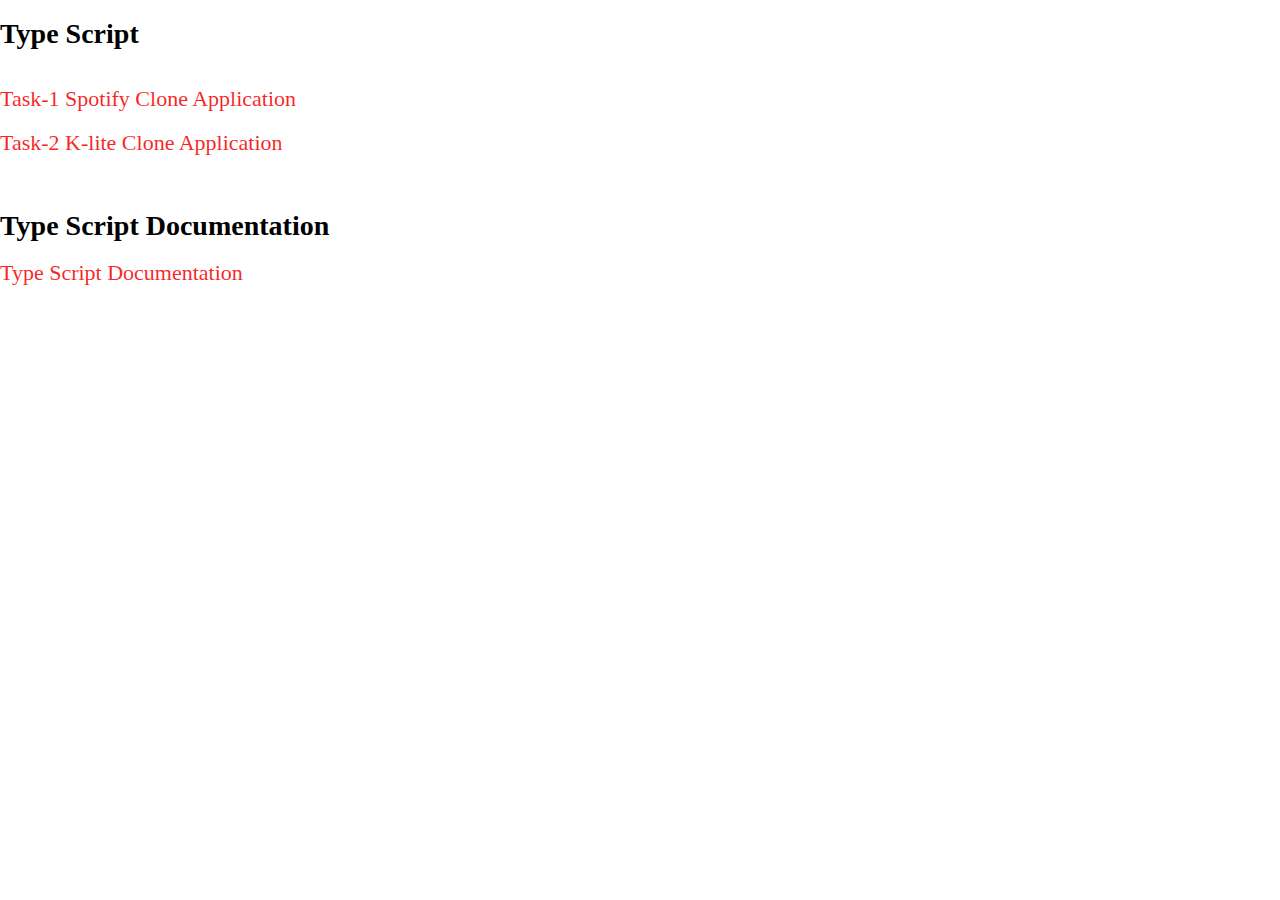
<file: index.html>
<!DOCTYPE html>
<html lang="en">
<head>
    <meta charset="UTF-8">
    <meta name="viewport" content="width=device-width, initial-scale=1.0">
    <title>Type Script </title>

    <style>
        *{
            box-sizing: border-box;
            margin: 0;
            padding: 0;
            font-family: 'sans-serif,Arial,Verdana, Helvetica';
        }
        
        
        strong{
            text-align: center;
            font-size: 28px;
            margin-bottom: 30px;
        }
        a{
            font-size: 22px;
            text-decoration: none;
        }
        



        a:link{
            color:rgba(247, 5, 5, 0.874);
        }
        a:visited{
            color: rgba(3, 82, 3, 0.865);
        }
        a:active{
            color:rgb(216, 36, 219);
        }
        a:hover{
            color: rgb(5, 70, 249);
        }
    </style>
</head>
<body>
    
    <br>
    <strong>Type Script</strong>
    <br><br><br>
    
    <a href="Spotify-clone-application/index.html">Task-1 Spotify Clone Application</a>
    <br><br>
    <a href="klite clone/index.html">Task-2 K-lite Clone Application</a> 
    <br><br> 
    <!-- <a href="Cards using API/index.html">Task-3 Ecommerce WebApplication(Generating Cards Using API)</a>
    <br><br> 
    <a href="Registration_Form/index.html">Task-4 Student Registration Form</a>
    <br><br>  -->

    <br><br>
    <strong>Type Script Documentation</strong>
    <br><br>
    <a href="TypeScript Documentation.docx">Type Script Documentation </a>
    <br><br><br><br>
</body>
</html>
</file>
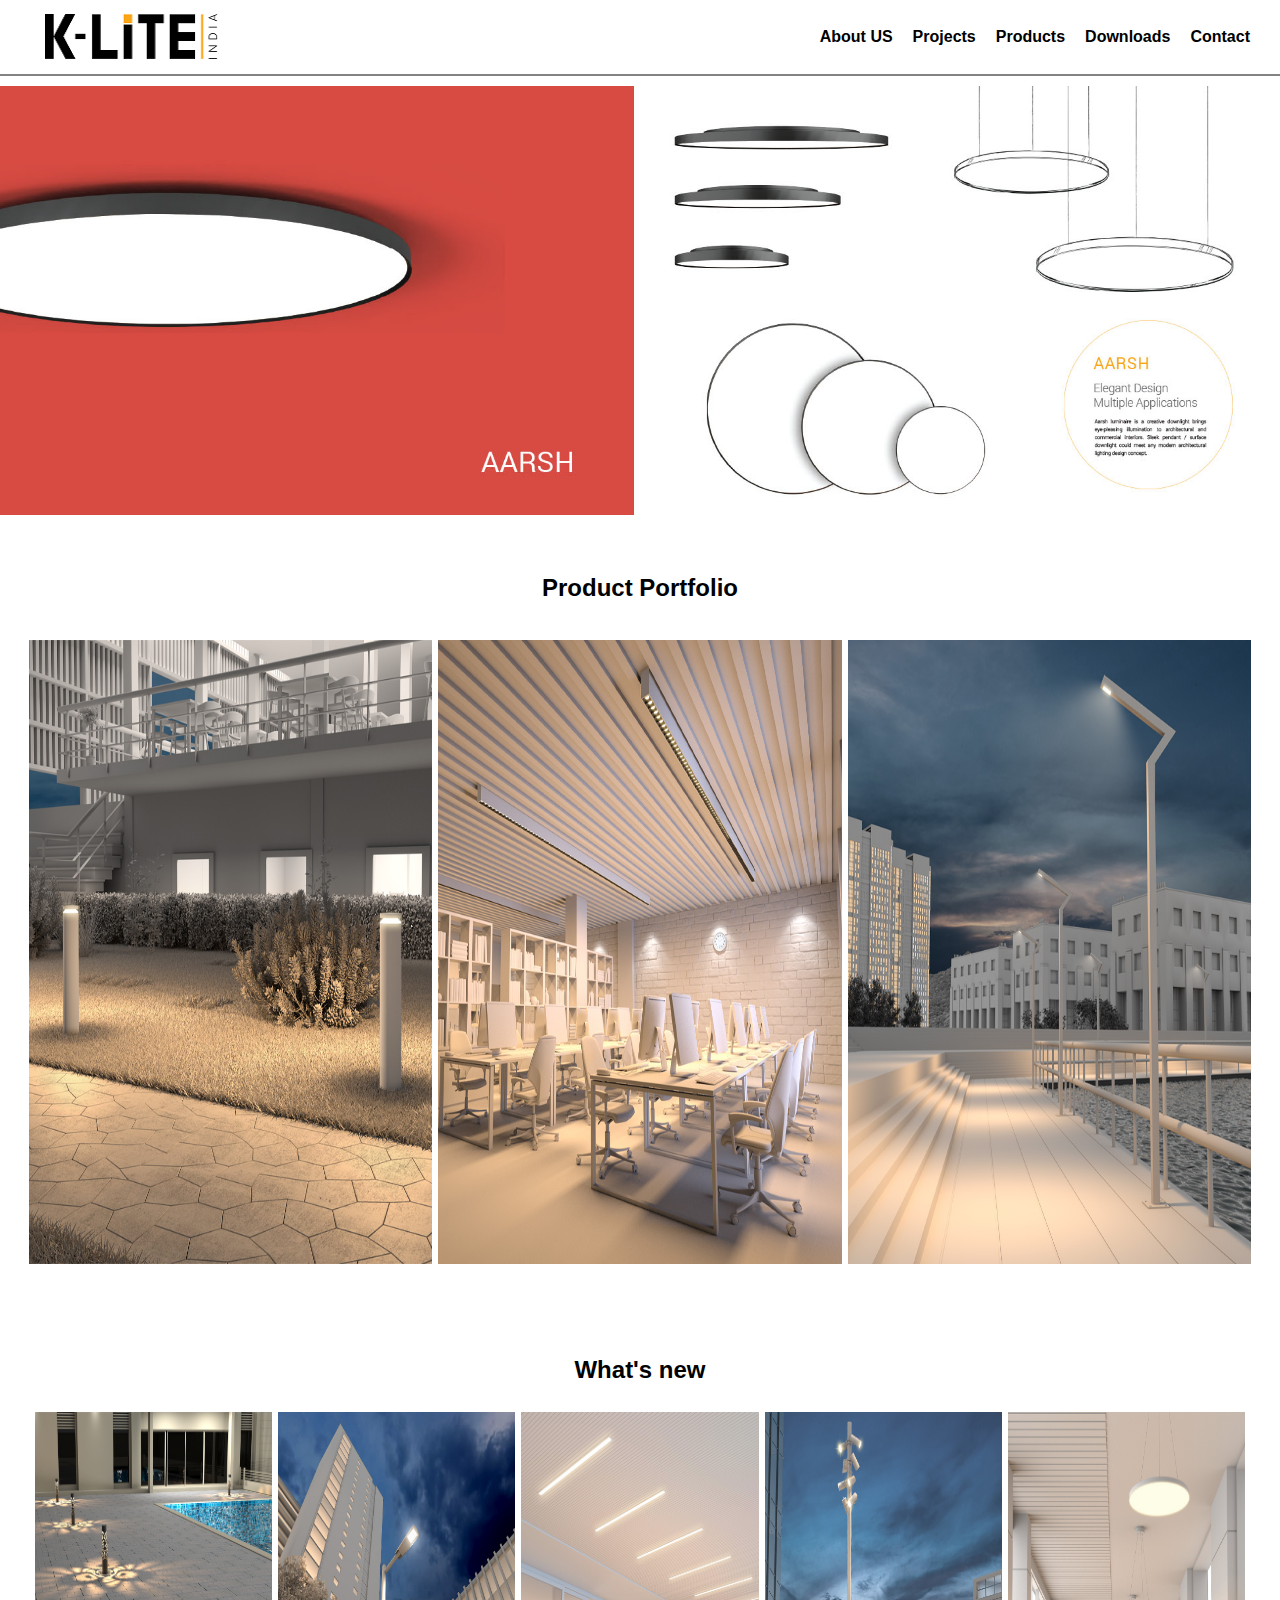
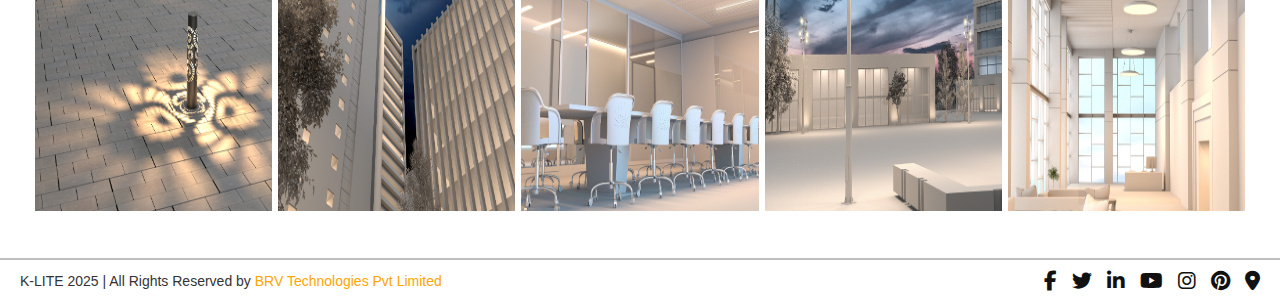
<file: klite clone/index.html>
<!DOCTYPE html>
<html lang="en">
<head>
  <meta charset="UTF-8" />
  <meta name="viewport" content="width=device-width, initial-scale=1.0"/>
  <title>K-Lite Electronic Application Store</title>
  <link rel="shortcut icon" href="assets/klitelogo.png" type="image/x-icon">
  <link rel="stylesheet" href="style.css">

  <!-- Font Awesome CDN -->
  <link rel="stylesheet" href="https://cdnjs.cloudflare.com/ajax/libs/font-awesome/6.4.0/css/all.min.css"/>
</head>
<body>

  <!-- Navbar -->
  <nav class="navbar">
    <div class="navbar-left">
      <a href="index.html">
        <img src="assets/klitelogo.png" alt="k-lite" class="logo" />
      </a>
    </div>
    <div class="navbar-right">
      <a href="About us.html">About US</a>
      <a href="projects.html">Projects</a>
      <a href="products.html">Products</a>
      <a href="https://klite.in/Downloads.aspx">Downloads</a>
      <a href="contactus.html">Contact</a>
    </div>
  </nav>



    <!-- one img -->
    <a href="https://example.com/project1"><img src="assets/one.ashx" alt="Image 1" class="oneimg"></a>
    


  <!-- 3 images in line -->
   <div class="three">
        <h2>Product Portfolio</h2>
       <div class="threeimg">
           <a href="https://example.com/project1"><img src="assets/s11.ashx" alt="imgages" class="thimg"></a>
           <a href="https://example.com/project1"><img src="assets/s12.ashx" alt="imgages" class="thimg"></a>
           <a href="https://example.com/project1"><img src="assets/s13.ashx" alt="imgages" class="thimg"></a>
        </div>
    </div>


    <!-- five images in line -->
     <div class="five">
        <h2>What's new</h2>
        <div class="fiveimg">
            <a href="https://example.com/project1"><img src="assets/wn1.ashx" alt="img" class="fimg"></a>
            <a href="https://example.com/project1"><img src="assets/wn2.ashx" alt="img" class="fimg"></a>
            <a href="https://example.com/project1"><img src="assets/wn3.ashx" alt="img" class="fimg"></a>
            <a href="https://example.com/project1"><img src="assets/wn4.ashx" alt="img" class="fimg"></a>
            <a href="https://example.com/project1"><img src="assets/wn5.ashx" alt="img" class="fimg"></a>
        </div>
     </div>




  <!-- Footer -->
  <footer id="footer">
    <div style="font-size: 14px;" class="footer1"> K-LITE 2025 | All Rights Reserved by <a href="https://brvteck.com/">BRV Technologies Pvt Limited</a> </div>
    <div class="social-icons">
      <a href="https://brvteck.com/"><i class="fab fa-facebook-f"></i></a>
      <a href="https://brvteck.com/"><i class="fab fa-twitter"></i></a>
      <a href="https://brvteck.com/"><i class="fab fa-linkedin-in"></i></a>
      <a href="https://brvteck.com/"><i class="fab fa-youtube"></i></a>
      <a href="https://brvteck.com/"><i class="fab fa-instagram"></i></a>
      <a href="https://brvteck.com/"><i class="fab fa-pinterest"></i></a>
      <a href="https://brvteck.com/"><i class="fas fa-map-marker-alt"></i></a>
    </div>
  </footer>

  <script src="script.js"></script>
</body>
</html>
</file>
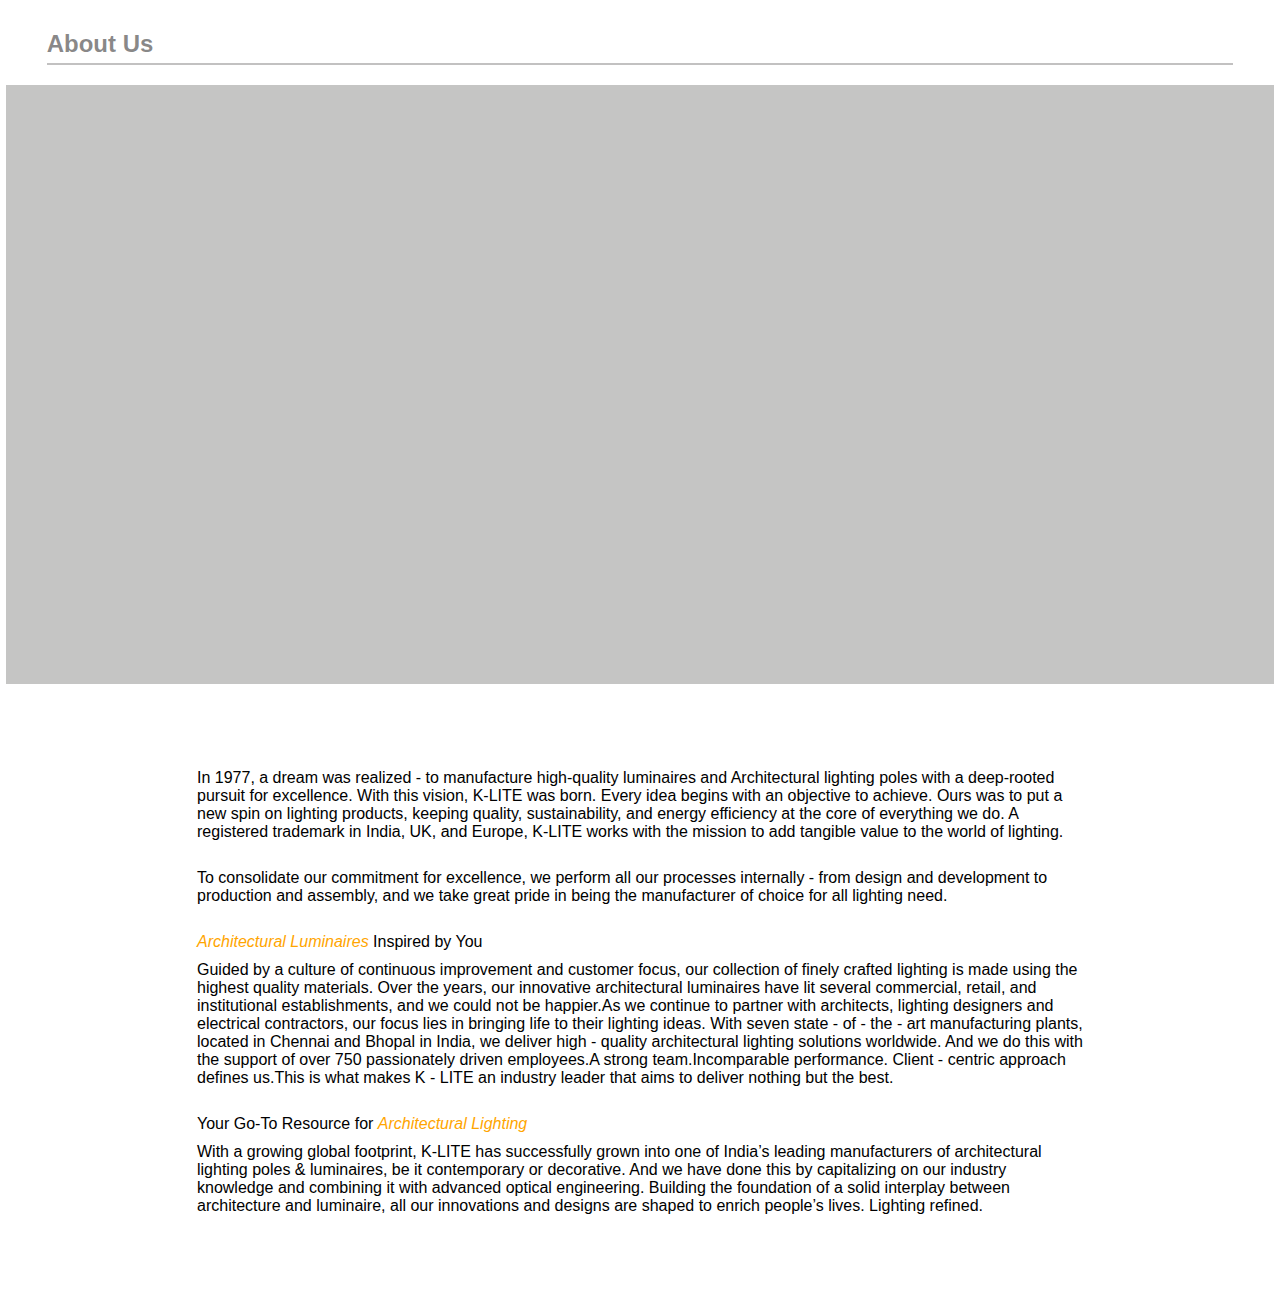
<file: klite clone/About us.html>
<!DOCTYPE html>
<html lang="en">
<head>
    <meta charset="UTF-8">
    <meta name="viewport" content="width=device-width, initial-scale=1.0">
    <title>About Us</title>
    <style>
        
    * {
      box-sizing: border-box;
      margin: 0;
      padding: 0;
    }

    body {
      font-family: Arial, sans-serif;
    }

    .aboutus{
        display: flex;
        flex-direction: column;
        align-items: center;
        padding-top: 30px;
    }
    .aboutus h2{
        color: rgba(67, 66, 66, 0.627);
        padding-right: 1080px;
        padding-bottom: 5px;
        border-bottom: 2px solid rgba(81, 79, 79, 0.353);
    }
    .ifr{
        width: 99vw;
        margin-top: 20px;
        padding: 40px 250px;
        background-color: rgba(96, 96, 94, 0.363);

    }



    .para{
        margin-top: 80px;
        margin-bottom: 80px;

        width: 70%;
        display: flex;
        flex-direction: column;
    }
    .para1{
        padding: 5px;
        line-gap-override: 5px;

    }
    .para1 i{
        color: orange;
    }

    </style>
</head>
<body>

    <div class="aboutus">
        <h2>About Us</h2>
        <div class="ifr"> 
            <iframe width="1060" height="515" src="https://www.youtube.com/embed/5c-Iv60MzNk?si=WX84jQtvYJPzx47c" 
            title="YouTube video player" frameborder="0" allow="accelerometer; autoplay; clipboard-write; encrypted-media; gyroscope; picture-in-picture; web-share" 
            referrerpolicy="strict-origin-when-cross-origin" allowfullscreen></iframe>
        </div>

        <div class="para">
            <p class="para1">
                In 1977, a dream was realized - to manufacture high-quality luminaires and Architectural lighting poles with a deep-rooted pursuit for excellence. 
                With this vision, K-LITE was born. Every idea begins with an objective to achieve. Ours was to put a new spin on lighting products, keeping quality, 
                sustainability, and energy efficiency at the core of everything we do. A registered trademark in India, UK, and Europe, K-LITE works with the mission to add tangible value to the world of lighting.
            </p>
            <br>

            <p class="para1">
                To consolidate our commitment for excellence, we perform all our processes internally - from design and development to production and assembly, 
                and we take great pride in being the manufacturer of choice for all lighting need.
            </p>
            <br>

            <p class="para1"><i>Architectural Luminaires</i> Inspired by You</p>
            <p class="para1">
                Guided by a culture of continuous improvement and customer focus, our collection of finely crafted lighting is made using the 
                highest quality materials. Over the years, our innovative architectural luminaires have lit several commercial, retail, and 
                institutional establishments, and we could not be happier.As we continue to partner with architects, lighting designers and 
                electrical contractors, our focus lies in bringing life to their lighting ideas. With seven state - of - the - art manufacturing 
                plants, located in Chennai and Bhopal in India, we deliver high - quality architectural lighting solutions worldwide. 
                And we do this with the support of over 750 passionately driven employees.A strong team.Incomparable performance. 
                Client - centric approach defines us.This is what makes K - LITE an industry leader that aims to deliver nothing but the best.
            </p>
            <br>

            <p class="para1">Your Go-To Resource for <i>Architectural Lighting</i></p>
            <p class="para1">
                With a growing global footprint, K-LITE has successfully grown into one of India’s leading manufacturers of architectural 
                lighting poles & luminaires, be it contemporary or decorative. And we have done this by capitalizing on our industry 
                knowledge and combining it with advanced optical engineering. Building the foundation of a solid interplay between architecture 
                and luminaire, all our innovations and designs are shaped to enrich people’s lives. Lighting refined.
            </p>

        </div>

    </div>


    
</body>
</html>
</file>
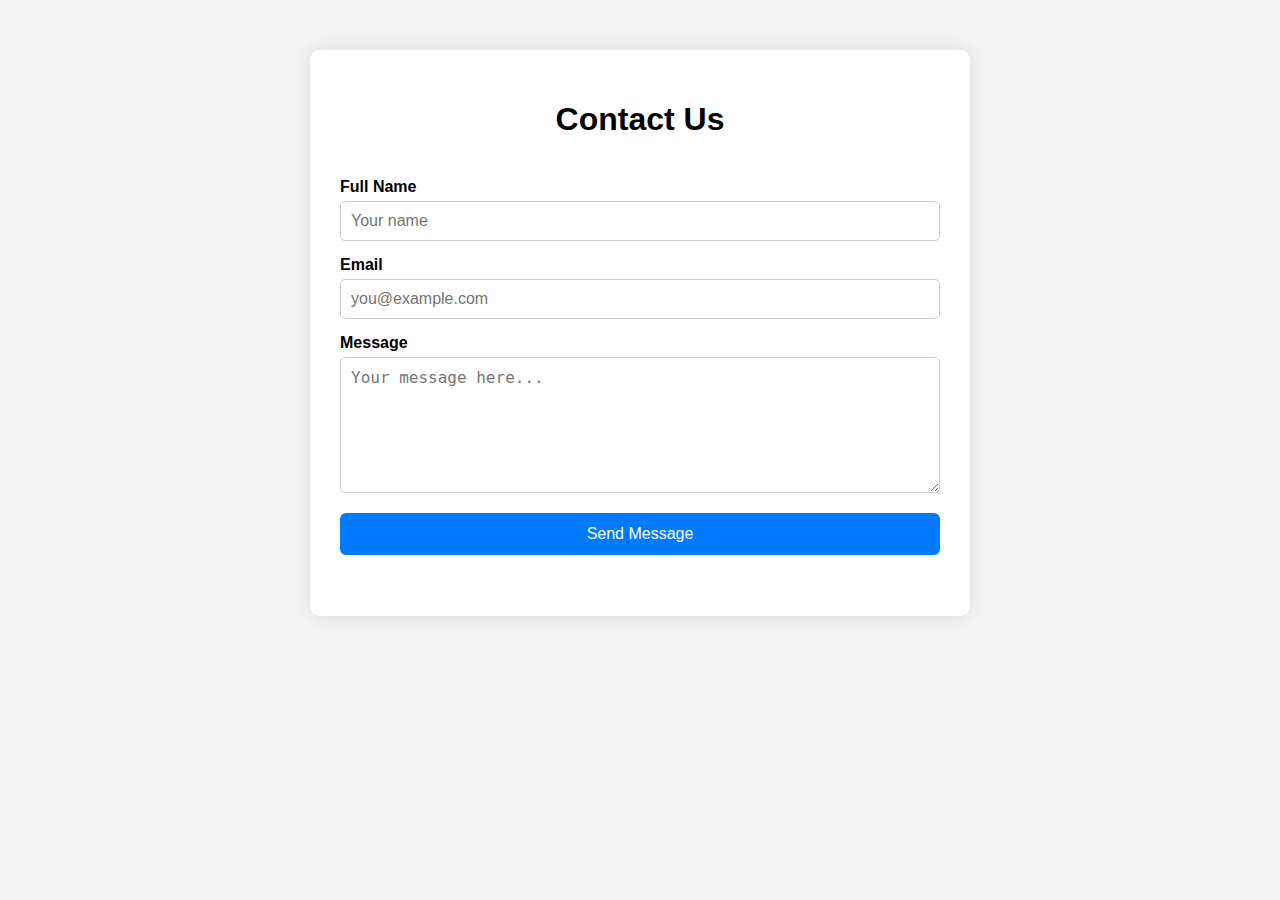
<file: klite clone/contactus.html>
<!DOCTYPE html>
<html lang="en">
<head>
  <meta charset="UTF-8">
  <title>Contact Us</title>
  <meta name="viewport" content="width=device-width, initial-scale=1.0" />
  <link rel="stylesheet" href="contact.css">
</head>
<body>

  <div class="container">
    <h1>Contact Us</h1>
    <form id="contactForm">
      <label for="name">Full Name</label>
      <input type="text" id="name" placeholder="Your name" required>

      <label for="email">Email</label>
      <input type="email" id="email" placeholder="you@example.com" required>

      <label for="message">Message</label>
      <textarea id="message" rows="6" placeholder="Your message here..." required></textarea>

      <button type="submit">Send Message</button>

      <p id="formStatus" class="status"></p>
    </form>
  </div>

  <script src="contact.js" type="module"></script>
</body>
</html>
</file>
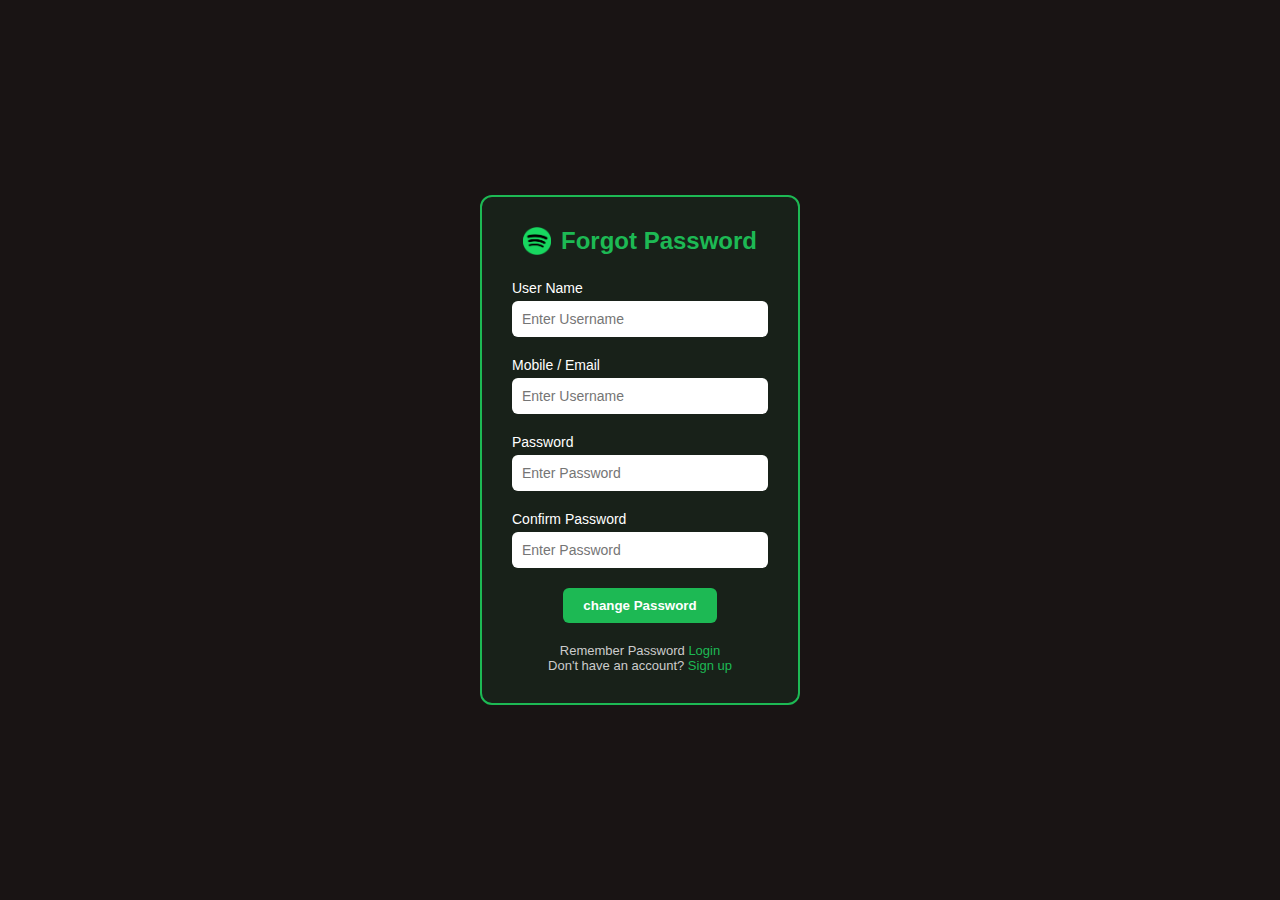
<file: Spotify-clone-application/Login/forgot.html>
<!DOCTYPE html>
<html lang="en">
<head>
  <meta charset="UTF-8" />
  <meta name="viewport" content="width=device-width, initial-scale=1.0"/>
  <title>Forgot Password</title>
  <link rel="shortcut icon" href="../assets/Spotify_icon.svg.png" type="image/x-icon">

  <style>
    * {
      box-sizing: border-box;
      margin: 0;
      padding: 0;
    }

    body {
      height: 100vh;
      background-color: #191414;
      display: flex;
      justify-content: center;
      align-items: center;
      font-family: 'Arial', sans-serif;
    }

    .login {
      background-color: #1db95415;
      border: 2px solid #1db954;
      padding: 30px;
      border-radius: 12px;
      width: 320px;
      /* box-shadow: 0 0 15px rgba(0, 0, 0, 0.5); */
      color: white;
    }

    .login h2 {
      text-align: center;
      margin-bottom: 25px;
      font-size: 24px;
      display: flex;
      justify-content: center;
      align-items: center;
      gap: 10px;
      color: #1db954;
    }

    .icon {
      width: 28px;
      height: 28px;
    }

    .user {
      margin-bottom: 20px;
      display: flex;
      flex-direction: column;
    }

    .user label {
      margin-bottom: 5px;
      font-size: 14px;
    }

    .user input {
      padding: 10px;
      border-radius: 6px;
      border: none;
      /* outline: none; */
      font-size: 14px;
    }

    .sub {
      display: flex;
      justify-content: center;
      margin-top: 15px;
    }

    .sub input{
      background-color: #1db954;
      color: white;
      border: none;
      border-radius: 6px;
      padding: 10px 20px;
      cursor: pointer;
      font-weight: bold;
    }

    .sub input:hover {
      background-color: #169944;
    }

    .final {
      margin-top: 20px;
      font-size: 13px;
      text-align: center;
      color: #ccc;
    }

    .final a {
      color: #1db954;
      text-decoration: none;
    }

    .final a:hover {
      text-decoration: underline;
    }
  </style>
</head>
<body>

  <div class="login">
    <h2><img src="../assets/Spotify_icon.svg.png" alt="Spotify" class="icon"> Forgot Password</h2>

    <div class="user">
      <label for="username">User Name</label>
      <input type="text" name="username" placeholder="Enter Username" required>
    </div>

    <div class="user">
      <label for="username">Mobile / Email</label>
      <input type="text" name="username" placeholder="Enter Username" required>
    </div>

    <div class="user">
      <label for="password">Password</label>
      <input type="password" name="password" placeholder="Enter Password" required>
    </div>

    <div class="user">
      <label for="password">Confirm Password</label>
      <input type="password" name="password" placeholder="Enter Password" required>
    </div>

    <div class="sub">
      <input type="submit" value="change Password" onclick="cp()">
    </div>

    <div class="final">
        <p>Remember Password<a href="login.html"> Login</a></p>
        <p>Don't have an account? <a href="signup.html">Sign up</a></p>
    </div>
  </div>


  <script>
    function cp(){
        window.alert("Open your mail and click the activation link to change your password.")
        window.location.href="login.html"

    }
  </script>

</body>
</html>
</file>
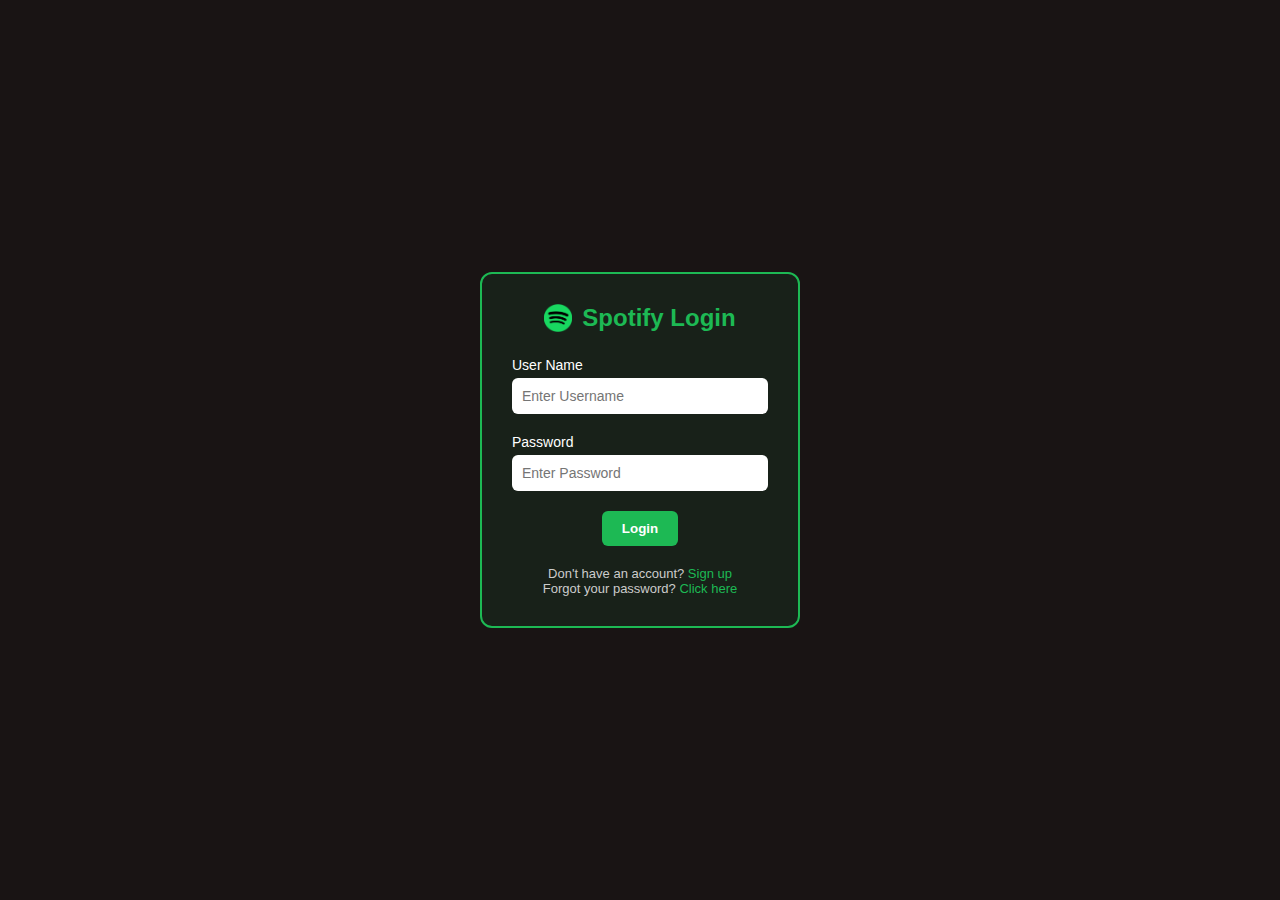
<file: Spotify-clone-application/Login/login.html>
<!DOCTYPE html>
<html lang="en">
<head>
  <meta charset="UTF-8" />
  <meta name="viewport" content="width=device-width, initial-scale=1.0"/>
  <title>Spotify Login</title>
  <link rel="shortcut icon" href="../assets/Spotify_icon.svg.png" type="image/x-icon">

  <style>
    * {
      box-sizing: border-box;
      margin: 0;
      padding: 0;
    }

    body {
      height: 100vh;
      background-color: #191414;
      display: flex;
      justify-content: center;
      align-items: center;
      font-family: 'Arial', sans-serif;
    }

    .login {
      background-color: #1db95415;
      border: 2px solid #1db954;
      padding: 30px;
      border-radius: 12px;
      width: 320px;
      /* box-shadow: 0 0 15px rgba(0, 0, 0, 0.5); */
      color: white;
    }

    .login h2 {
      text-align: center;
      margin-bottom: 25px;
      font-size: 24px;
      display: flex;
      justify-content: center;
      align-items: center;
      gap: 10px;
      color: #1db954;
    }

    .icon {
      width: 28px;
      height: 28px;
    }

    .user {
      margin-bottom: 20px;
      display: flex;
      flex-direction: column;
    }

    .user label {
      margin-bottom: 5px;
      font-size: 14px;
    }

    .user input {
      padding: 10px;
      border-radius: 6px;
      border: none;
      /* outline: none; */
      font-size: 14px;
    }

    .sub {
      display: flex;
      justify-content: center;
      margin-top: 15px;
    }

    .sub input{
      background-color: #1db954;
      color: white;
      border: none;
      border-radius: 6px;
      padding: 10px 20px;
      cursor: pointer;
      font-weight: bold;
    }

    .sub input:hover {
      background-color: #169944;
    }

    .final {
      margin-top: 20px;
      font-size: 13px;
      text-align: center;
      color: #ccc;
    }

    .final a {
      color: #1db954;
      text-decoration: none;
    }

    .final a:hover {
      text-decoration: underline;
    }
  </style>
</head>
<body>

  <div class="login">
    <h2><img src="../assets/Spotify_icon.svg.png" alt="Spotify" class="icon"> Spotify Login</h2>

    <div class="user">
      <label for="username">User Name</label>
      <input type="text" name="username" placeholder="Enter Username" required>
    </div>

    <div class="user">
      <label for="password">Password</label>
      <input type="password" name="password" placeholder="Enter Password" required>
    </div>

    <div class="sub">
      <input type="submit" value="Login" onclick="login()" >
    </div>

    <div class="final">
      <p>Don't have an account? <a href="signup.html">Sign up</a></p>
      <p>Forgot your password? <a href="forgot.html">Click here</a></p>
    </div>
  </div>



  <script>
    function login(){
      window.location.href="../index.html"
    }
  </script>

</body>
</html>
</file>
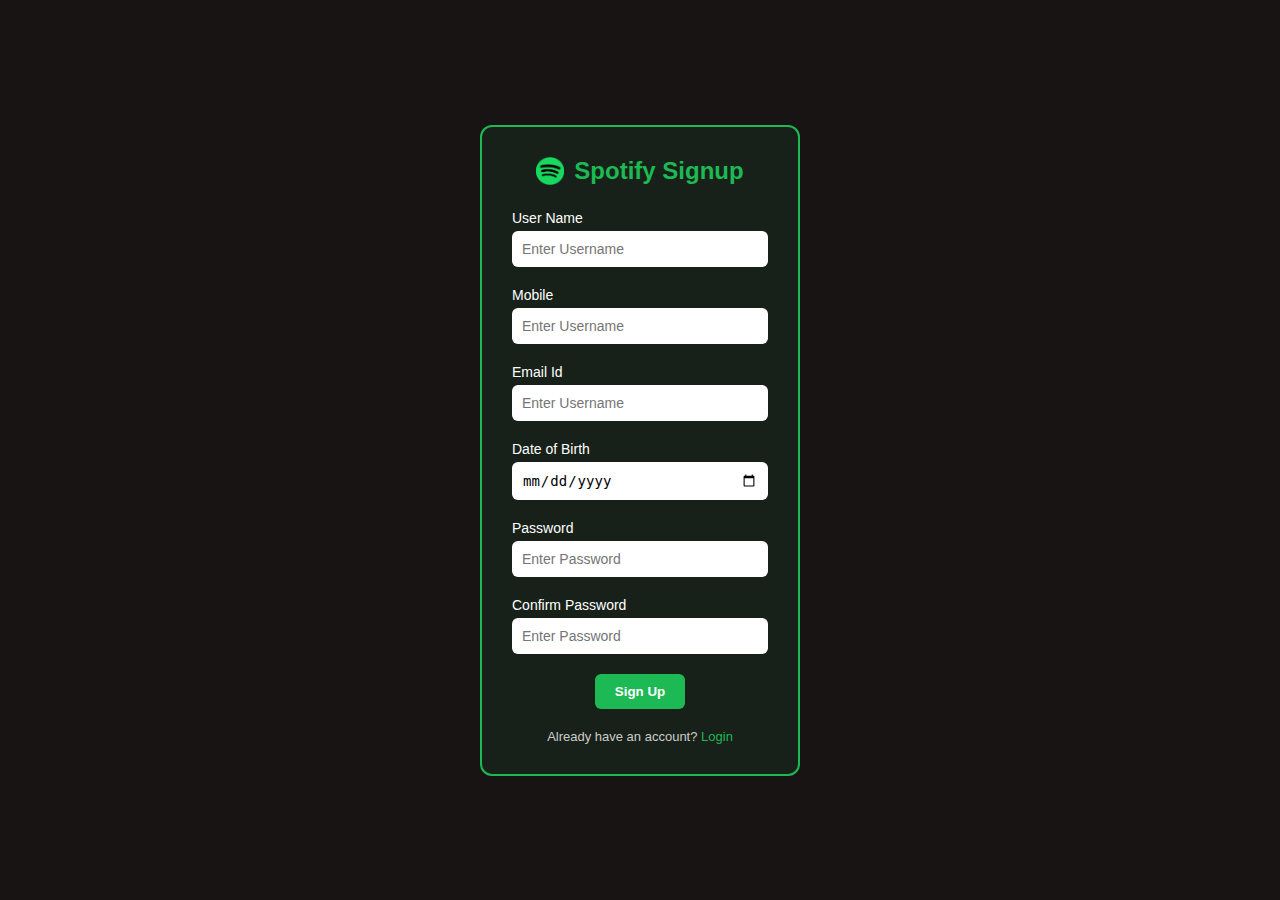
<file: Spotify-clone-application/Login/signup.html>
<!DOCTYPE html>
<html lang="en">
<head>
  <meta charset="UTF-8" />
  <meta name="viewport" content="width=device-width, initial-scale=1.0"/>
  <title>Forgot Password</title>
  <link rel="shortcut icon" href="../assets/Spotify_icon.svg.png" type="image/x-icon">

  <style>
    * {
      box-sizing: border-box;
      margin: 0;
      padding: 0;
    }

    body {
      height: 100vh;
      background-color: #191414;
      display: flex;
      justify-content: center;
      align-items: center;
      font-family: 'Arial', sans-serif;
    }

    .login {
      background-color: #1db95415;
      border: 2px solid #1db954;
      padding: 30px;
      border-radius: 12px;
      width: 320px;
      /* box-shadow: 0 0 15px rgba(0, 0, 0, 0.5); */
      color: white;
    }

    .login h2 {
      text-align: center;
      margin-bottom: 25px;
      font-size: 24px;
      display: flex;
      justify-content: center;
      align-items: center;
      gap: 10px;
      color: #1db954;
    }

    .icon {
      width: 28px;
      height: 28px;
    }

    .user {
      margin-bottom: 20px;
      display: flex;
      flex-direction: column;
    }

    .user label {
      margin-bottom: 5px;
      font-size: 14px;
    }

    .user input {
      padding: 10px;
      border-radius: 6px;
      border: none;
      /* outline: none; */
      font-size: 14px;
    }

    .sub {
      display: flex;
      justify-content: center;
      margin-top: 15px;
    }

    .sub input{
      background-color: #1db954;
      color: white;
      border: none;
      border-radius: 6px;
      padding: 10px 20px;
      cursor: pointer;
      font-weight: bold;
    }

    .sub input:hover {
      background-color: #169944;
    }

    .final {
      margin-top: 20px;
      font-size: 13px;
      text-align: center;
      color: #ccc;
    }

    .final a {
      color: #1db954;
      text-decoration: none;
    }

    .final a:hover {
      text-decoration: underline;
    }
  </style>
</head>
<body>

  <div class="login">
    <h2><img src="../assets/Spotify_icon.svg.png" alt="Spotify" class="icon"> Spotify Signup</h2>

    <div class="user">
      <label for="username">User Name</label>
      <input type="text" name="username" placeholder="Enter Username" required>
    </div>

    <div class="user">
      <label for="username">Mobile</label>
      <input type="tel" name="username" placeholder="Enter Username" required>
    </div>

    <div class="user">
      <label for="username">Email Id</label>
      <input type="email" name="username" placeholder="Enter Username" required>
    </div>

    <div class="user">
      <label for="username">Date of Birth</label>
      <input type="date" name="username" placeholder="Enter Username" required>
    </div>

    <div class="user">
      <label for="password">Password</label>
      <input type="password" name="password" placeholder="Enter Password" required>
    </div>

    <div class="user">
      <label for="password">Confirm Password</label>
      <input type="password" name="password" placeholder="Enter Password" required>
    </div>

    <div class="sub">
      <input type="submit" value="Sign Up" onclick="signup()">
    </div>

    <div class="final">
        <p>Already have an account? <a href="login.html">Login</a></p>
        <!-- <p>Remember Password<a href="login.html"> Login</a></p> -->
    </div>
  </div>


  <script>
    function signup(){
        window.alert("Open your mail and click the activation link to Create an Account.")
        window.location.href="login.html"

    }
  </script>

</body>
</html>
</file>
<file: klite clone/style.css>
* {
      box-sizing: border-box;
      margin: 0;
      padding: 0;
    }

    body {
      font-family: Arial, sans-serif;
    }

    /* Navbar Styling */
    .navbar {
      display: flex;
      justify-content: space-between;
      align-items: center;
      background-color: white;
      border-bottom: 2px #848282 solid;
      padding: 10px 20px;
      color: black;
      position: sticky;
      top: 0;
      z-index: 100;
      flex-wrap: wrap;
    }

    .navbar-left {
      display: flex;
      align-items: center;
      gap: 15px;
    }

    .logo {
      width: 200px;
      height: 50px;
      padding-left: 25px;
    }

    .navbar-right {
      display: flex;
      flex-wrap: wrap;
      justify-content: center;
      margin-right: 10px;
      gap: 20px;
    }

    .navbar-right a {
      color: black;
      text-decoration: none;
      font-weight: 600;
      font-size: 16px;
      transition: color 0.2s;
    }

    .navbar-right a:hover {
      color: #e5251e;
    }

    /* Responsive Navbar */
    @media (max-width: 768px) {
      .navbar {
        flex-direction: column;
        align-items: flex-start;
        padding: 15px;
      }

      .navbar-left,
      .navbar-right {
        width: 100%;
        justify-content: center;
        padding: 5px 0;
      }

      .logo {
        padding-left: 0;
      }

      .navbar-right {
        flex-direction: column;
        align-items: center;
      }

      .navbar-right a {
        margin: 8px 0;
      }
    }





    .oneimg{
        width: 99vw;
        height: 60%;
        padding-top: 10px;
    }



    




    
    /* Section: Product Portfolio */
    .three {
      display: flex;
      flex-direction: column;
      align-items: center;
      padding: 30px 10px;
      margin-top: 25px;
    }

    .three h2 {
      margin-bottom: 35px;
    }

    .threeimg {
      display: flex;
      justify-content: space-evenly;
    }

    .thimg {
        width: 32vw;
        height: 70vh;
        padding: 3px 3px; 
    }
   
    

    
    .five{
        display: flex;
        flex-direction: column;
        align-items: center;
        padding: 30px 10px;
    }
    .five h2{
        margin: 25px 5px;
    }
    .fiveimg {
        display: flex;;
        justify-content: space-between;
    }
    .fimg{
        width: 19vw;
        height: 45vh;
        padding: 3px;
    }







    /* Footer Styling */
    footer {
      display: flex;
      justify-content: space-between;
      align-items: center;
      padding: 10px 20px;
      background-color: #fff;
      border-top: 1px solid #ccc;
      flex-wrap: wrap;
      border-top: 2px solid rgba(0, 0, 0, 0.256);
      margin-top: 10px;
    }

    footer div {
      color: #333;
    }

    footer .social-icons {
      display: flex;
      gap: 15px;
      font-size: 20px;
      color: #111;
    }

    footer .social-icons a {
      text-decoration: none;
      color: inherit;
    }

    .footer1 a{
        text-decoration: none;
        color: orange;
    }

    /* Responsive Footer */
    @media (max-width: 768px) {
      footer {
        flex-direction: column;
        gap: 10px;
        text-align: center;
      }

      .social-icons {
        justify-content: center;
      }
    }
</file>
<file: klite clone/contact.css>
body {
  font-family: 'Segoe UI', sans-serif;
  margin: 0;
  padding: 0;
  background-color: #f4f4f4;
}

.container {
  max-width: 600px;
  margin: 50px auto;
  background: white;
  padding: 30px;
  border-radius: 10px;
  box-shadow: 0 0 20px rgba(0,0,0,0.1);
}

h1 {
  text-align: center;
  margin-bottom: 25px;
}

form {
  display: flex;
  flex-direction: column;
}

label {
  font-weight: bold;
  margin-top: 15px;
}

input, textarea {
  padding: 10px;
  font-size: 16px;
  margin-top: 5px;
  border: 1px solid #ccc;
  border-radius: 5px;
}

button {
  margin-top: 20px;
  padding: 12px;
  background-color: #007bff;
  color: white;
  font-size: 16px;
  border: none;
  border-radius: 6px;
  cursor: pointer;
  transition: background 0.3s;
}

button:hover {
  background-color: #0056b3;
}

.status {
  margin-top: 15px;
  font-weight: 500;
  color: green;
}
</file>
